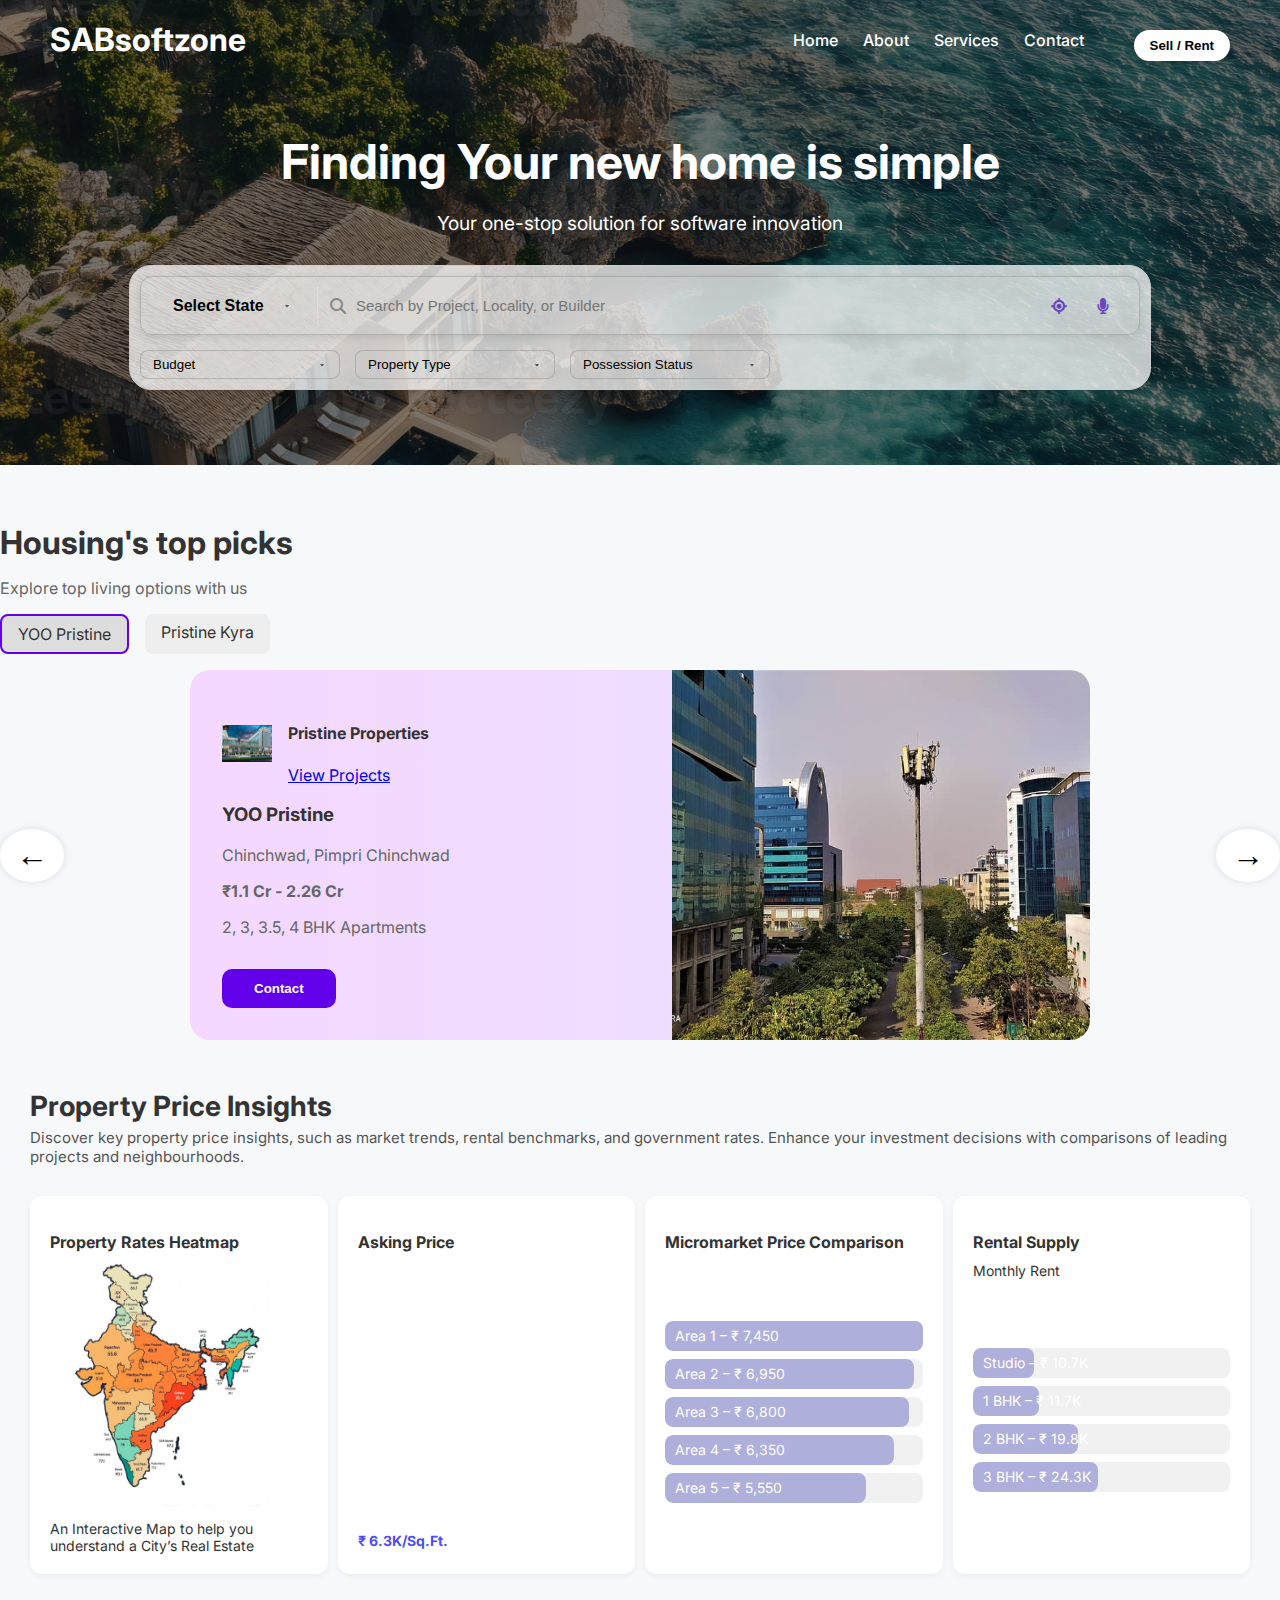
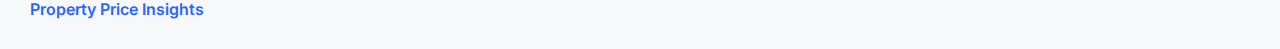
<file: index.html>
<!DOCTYPE html>
<html lang="en">
<head>
  <meta charset="UTF-8" />
  <meta name="viewport" content="width=device-width, initial-scale=1.0"/>
  <title>Document</title>
  <link rel="stylesheet" href="style.css" />
  
</head>
<body>
  <div id="header-placeholder"></div>
  <div id="hero-placeholder"></div>
  <div id="search-placeholder"></div>
  <div id="properies-placeholder"></div>
  <div id="chart-placeholder"></div>

  <script>
    // Load header.html
    fetch('header.html')
      .then(res => res.text())
      .then(data => {
        document.getElementById('header-placeholder').innerHTML = data;
      });

    // Load hero.html
    fetch('hero.html')
      .then(res => res.text())
      .then(data => {
        document.getElementById('hero-placeholder').innerHTML = data;
      });

    // Load search.html
    fetch('search.html')
      .then(res => res.text())
      .then(data => {
        document.getElementById('search-placeholder').innerHTML = data;
      });

    // Load properies.html
    fetch('properies.html')
      .then(res => res.text())
      .then(data => {
        document.getElementById('properies-placeholder').innerHTML = data;
      });

          // Load chart.html
    fetch('chart.html')
      .then(res => res.text())
      .then(data => {
        document.getElementById('chart-placeholder').innerHTML = data;
      });

  </script>
  <script src="script.js"></script>
</body>
</html>
</file>
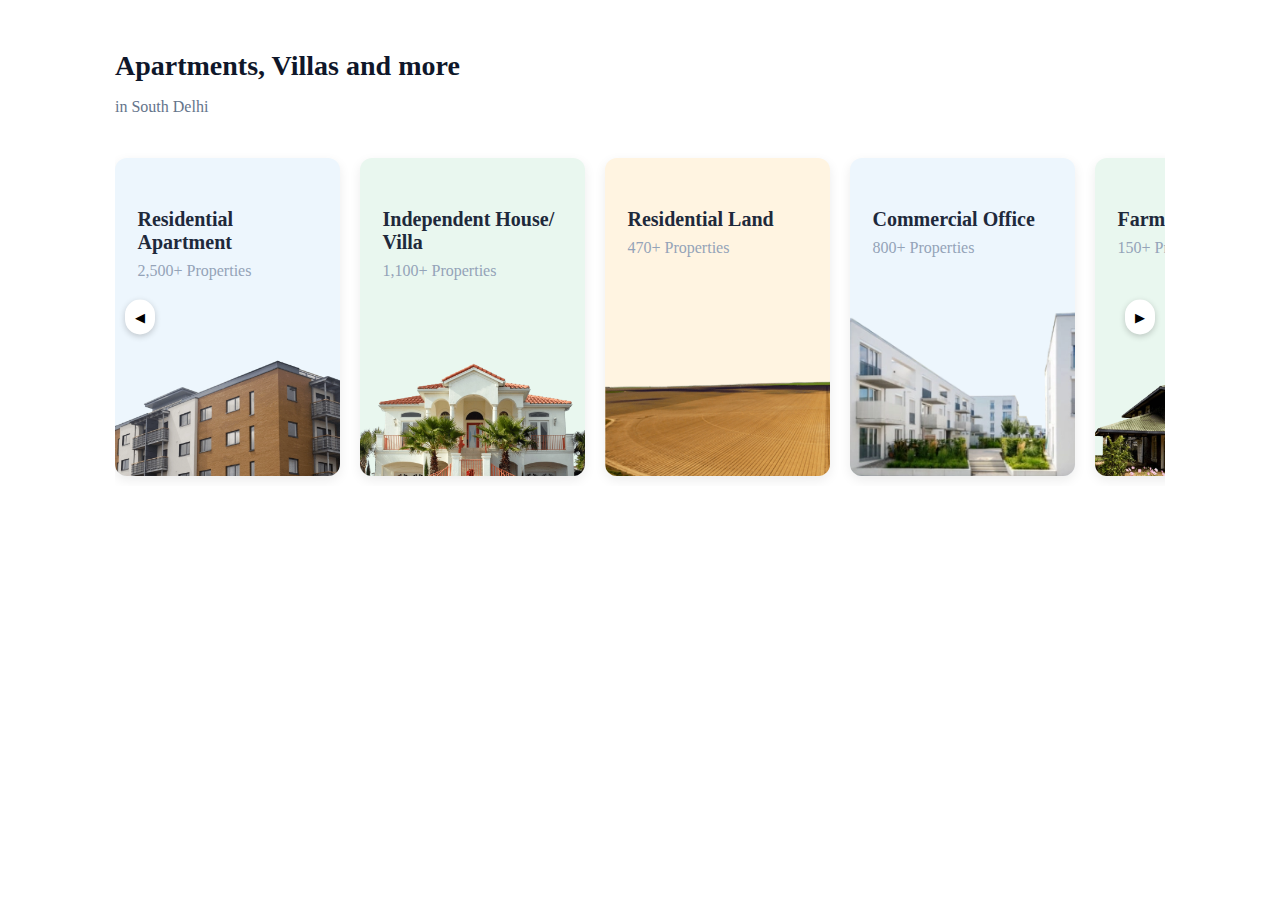
<file: apartmentsSection.html>
<!DOCTYPE html>
<html lang="en">
<head>
  <meta charset="UTF-8" />
  <meta name="viewport" content="width=device-width, initial-scale=1.0"/>
  <title>Property Carousel</title>
  <style>
    .property-carousel {
      max-width: 1050px;
      margin: 50px auto;
    }

    .carousel-heading {
      font-size: 28px;
      font-weight: bold;
      color: #0f172a;
      margin-bottom: 4px;
    }

    .carousel-subheading {
      color: #64748b;
      margin-bottom: 32px;
    }

    .carousel-container {
      position: relative;
    }

    .carousel-scroll {
      overflow-x: auto;
      scroll-behavior: smooth;
      padding: 10px 0;
    }

    .carousel-scroll::-webkit-scrollbar {
      display: none;
    }

    .carousel-scroll {
      -ms-overflow-style: none;
      scrollbar-width: none;
    }

    .carousel-wrapper {
      display: flex;
      gap: 20px;
    }

    .carousel-card {
      min-width: 225px;
      border-radius: 12px;
      overflow: hidden;
      flex-shrink: 0;
      box-shadow: 0 4px 12px rgba(0, 0, 0, 0.08);
      background-color: white;
      display: flex;
      flex-direction: column;
      justify-content: space-between;
      align-items: center;
      transition: transform 0.3s;
    }

    .carousel-card:hover {
      transform: scale(1.02);
    }

    .card-text {
      padding-top: 50px;
      width: 80%;
    }

    .card-text h3 {
      margin: 0;
      font-size: 20px;
      font-weight: bold;
      color: #1e293b;
    }

    .card-text p {
      color: #94a3b8;
      margin-top: 8px;
    }

    .carousel-card img {
      width: 100%;
      height: 180px;
      object-fit: cover;
      display: block;
    }

    .bg-light-blue {
      background-color: #edf6fd;
    }

    .bg-light-green {
      background-color: #e9f7ef;
    }

    .bg-light-yellow {
      background-color: #fff4e1;
    }

    .nav-button {
      position: absolute;
      top: 50%;
      transform: translateY(-50%);
      background-color: white;
      border: none;
      box-shadow: 0 2px 6px rgba(0, 0, 0, 0.2);
      border-radius: 9999px;
      padding: 10px;
      cursor: pointer;
      z-index: 10;
    }

    .nav-button.left {
      left: 10px;
    }

    .nav-button.right {
      right: 10px;
    }

    .nav-button:hover {
      background-color: #f1f5f9;
    }
  </style>
</head>
<body>
  <section class="property-carousel">
    <h2 class="carousel-heading">Apartments, Villas and more</h2>
    <p class="carousel-subheading">in South Delhi</p>

    <div class="carousel-container">
      <button class="nav-button left" id="prevBtn">&#9664;</button>

      <div class="carousel-scroll" id="carouselScroll">
        <div class="carousel-wrapper" id="carouselWrapper">
          <div class="carousel-card bg-light-blue">
            <div class="card-text">
              <h3>Residential Apartment</h3>
              <p>2,500+ Properties</p>
            </div>
            <img src="images/d_hp_property_type_1.webp" alt="Residential Apartment" />
          </div>
          <div class="carousel-card bg-light-green">
            <div class="card-text">
              <h3>Independent House/ Villa</h3>
              <p>1,100+ Properties</p>
            </div>
            <img src="images/d_hp_property_type_2.webp" alt="Independent House/ Villa" />
          </div>
          <div class="carousel-card bg-light-yellow">
            <div class="card-text">
              <h3>Residential Land</h3>
              <p>470+ Properties</p>
            </div>
            <img src="images/d_hp_property_type_3.webp" alt="Residential Land" />
          </div>
          <div class="carousel-card bg-light-blue">
            <div class="card-text">
              <h3>Commercial Office</h3>
              <p>800+ Properties</p>
            </div>
            <img src="images/d_hp_property_type_4.webp" alt="Commercial Office" />
          </div>
          <div class="carousel-card bg-light-green">
            <div class="card-text">
              <h3>Farm House</h3>
              <p>150+ Properties</p>
            </div>
            <img src="images/d_hp_property_type_5.webp" alt="Farm House" />
          </div>
        </div>
      </div>

      <button class="nav-button right" id="nextBtn">&#9654;</button>
    </div>
  </section>

  <script>
    const scrollContainer = document.getElementById("carouselScroll");
    const nextBtn = document.getElementById("nextBtn");
    const prevBtn = document.getElementById("prevBtn");

    const scrollAmount = 245; // 225 card + 20px gap

    nextBtn.addEventListener("click", () => {
      scrollContainer.scrollBy({ left: scrollAmount, behavior: "smooth" });
    });

    prevBtn.addEventListener("click", () => {
      scrollContainer.scrollBy({ left: -scrollAmount, behavior: "smooth" });
    });
  </script>
</body>
</html>
</file>
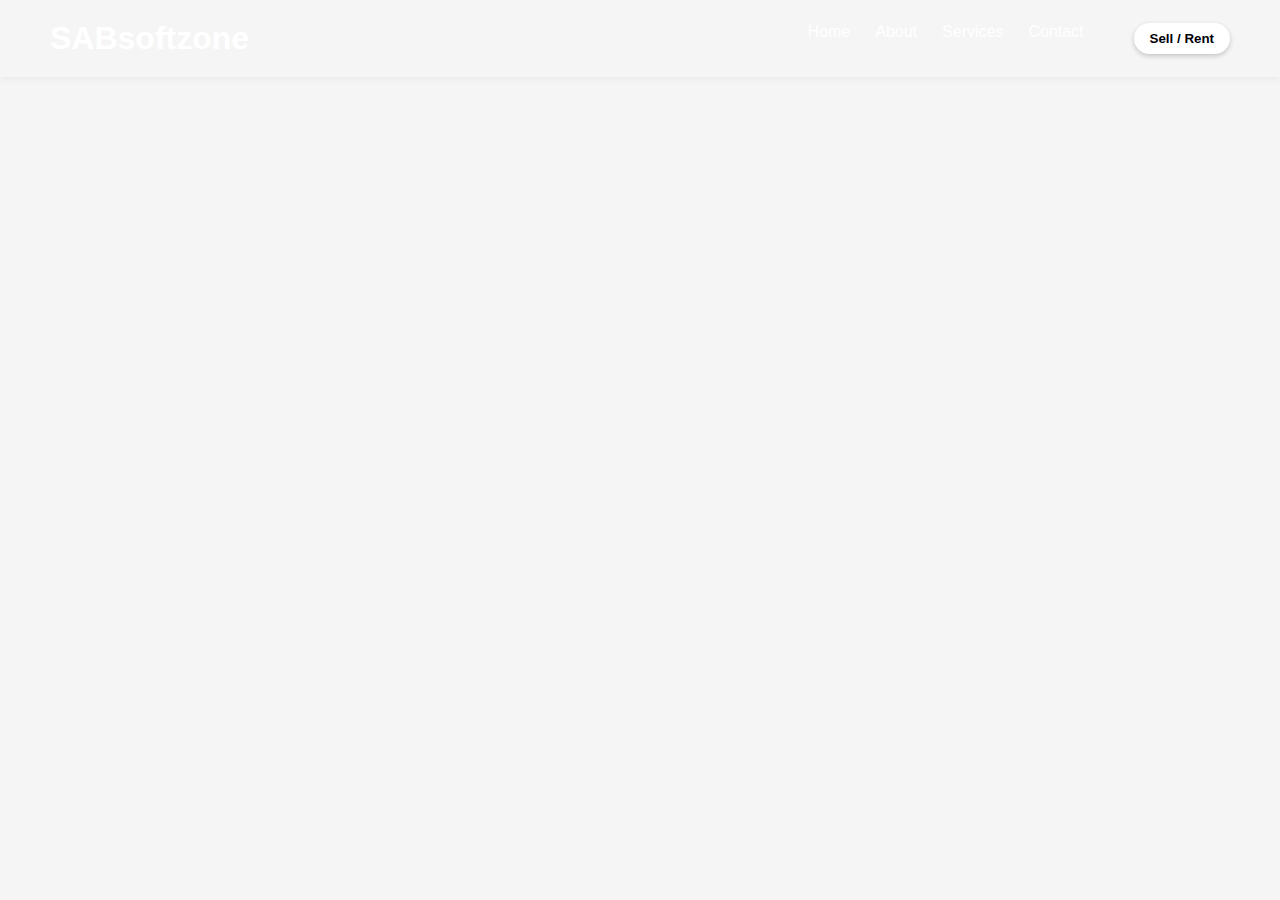
<file: header.html>
<!DOCTYPE html>
<html lang="en">
<head>
  <meta charset="UTF-8" />
  <meta name="viewport" content="width=device-width, initial-scale=1.0" />
  <title>Header</title>
  <link rel="stylesheet" href="style.css" />
</head>
<body>
  <header>
    <div class="MainContainer">
      <div class="logo">SABsoftzone</div>
      <div class="NavContainer">
        <div class="NavItem">Home</div>
        <div class="NavItem">About</div>
        <div class="NavItem">Services</div>
        <div class="NavItem">Contact</div>
        <div id="login-placeholder"></div>
        <button class="sell-btn" onclick="window.open('login.html', '_blank')">Sell / Rent</button>
      </div>
    </div>
  </header>

   
 

  <style>
.MainContainer {
    display: flex;
    padding: 20px 50px;
    box-shadow: 0 2px 8px rgba(0, 0, 0, 0.05);
    position: absolute;
    top: 0;
    z-index: 1000;
    color: white;
    justify-content: space-between;
    align-items: center;
    width: -webkit-fill-available;
}

.logo {
  font-size: 2rem;
  font-weight: bold;
}

.NavContainer {
  display: flex;
  gap: 25px;
}

.NavItem {
  cursor: pointer;
  font-size: 1rem;
  font-weight: 500;
  color: #ffffff;
  transition: color 0.3s ease, transform 0.2s ease;
}

.NavItem:hover {
  color: #8f2a01;
  transform: scale(1.05);
}

@media (max-width: 768px) {
  .MainContainer {
    flex-direction: column;
    align-items: flex-start;
    padding: 15px 30px;
  }

  .NavContainer {
    flex-direction: column;
    width: 100%;
    margin-top: 10px;
    gap: 15px;
  }
}
.sell-btn {
  background-color: #fff;
  color: #000107;
  padding: 8px 16px;
  border: none;
  border-radius: 25px;
  font-weight: bold;
  cursor: pointer;
  box-shadow: 0 2px 5px rgba(0, 0, 0, 0.2);
  transition: background-color 0.3s;
}

.sell-btn:hover {
  background-color: #f2f2f2;
}

 
    </style>
     <script>

      </script>
</body>
</html>
</file>
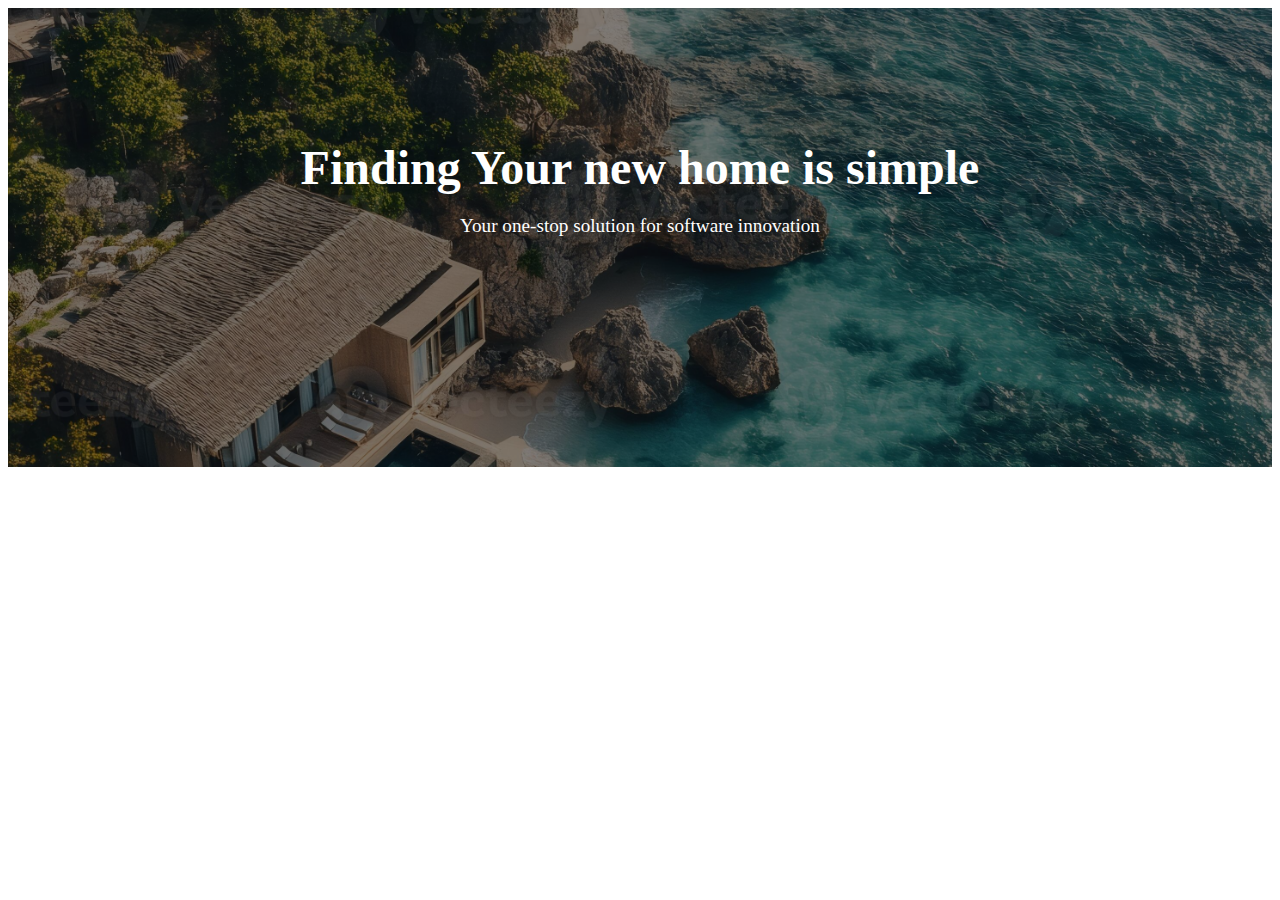
<file: hero.html>
<!DOCTYPE html>
<html lang="en">
<head>
    <meta charset="UTF-8">
    <meta name="viewport" content="width=device-width, initial-scale=1.0">
    <title>Document</title>
</head>
<body>
    <!-- hero.html -->
<section class="hero-section">
  <div class="hero-content">
    <div class="hero-content-text">
    <h1>Finding Your new home is simple</h1>
    <p>Your one-stop solution for software innovation</p>
    </div>
  </div>
</section>


<style>
.hero-section {
background-image: url(/bg.jpeg);
    background-size: cover;
    background-position: center;
    padding: 200px 20px;
    text-align: center;
    color: white;
    position: relative;
    background-position: top;
    
}

.hero-section::before {
  content: "";
  position: absolute;
  inset: 0;
  background-color: rgba(0, 0, 0, 0.5); /* dark overlay */
  z-index: 0;
}

.hero-content {
    position: relative;
    z-index: 1;
    max-width: 100%;
    margin-left: auto;
}

.hero-content-text {
    margin: 0 auto;
    text-align-last: center;
    padding: 0 100px;
    margin-top: -100px;
}

.hero-content h1 {
  font-size: 3rem;
  margin-bottom: 20px;
}

.hero-content p {
  font-size: 1.2rem;
  margin-bottom: 30px;
}

.hero-btn {
  display: inline-block;
  padding: 12px 24px;
  background-color: #00ffff;
  color: #333;
  text-decoration: none;
  font-weight: bold;
  border-radius: 8px;
  transition: background-color 0.3s;
}

.hero-btn:hover {
  background-color: #00cccc;
}

</style>
</body>
</html>
</file>
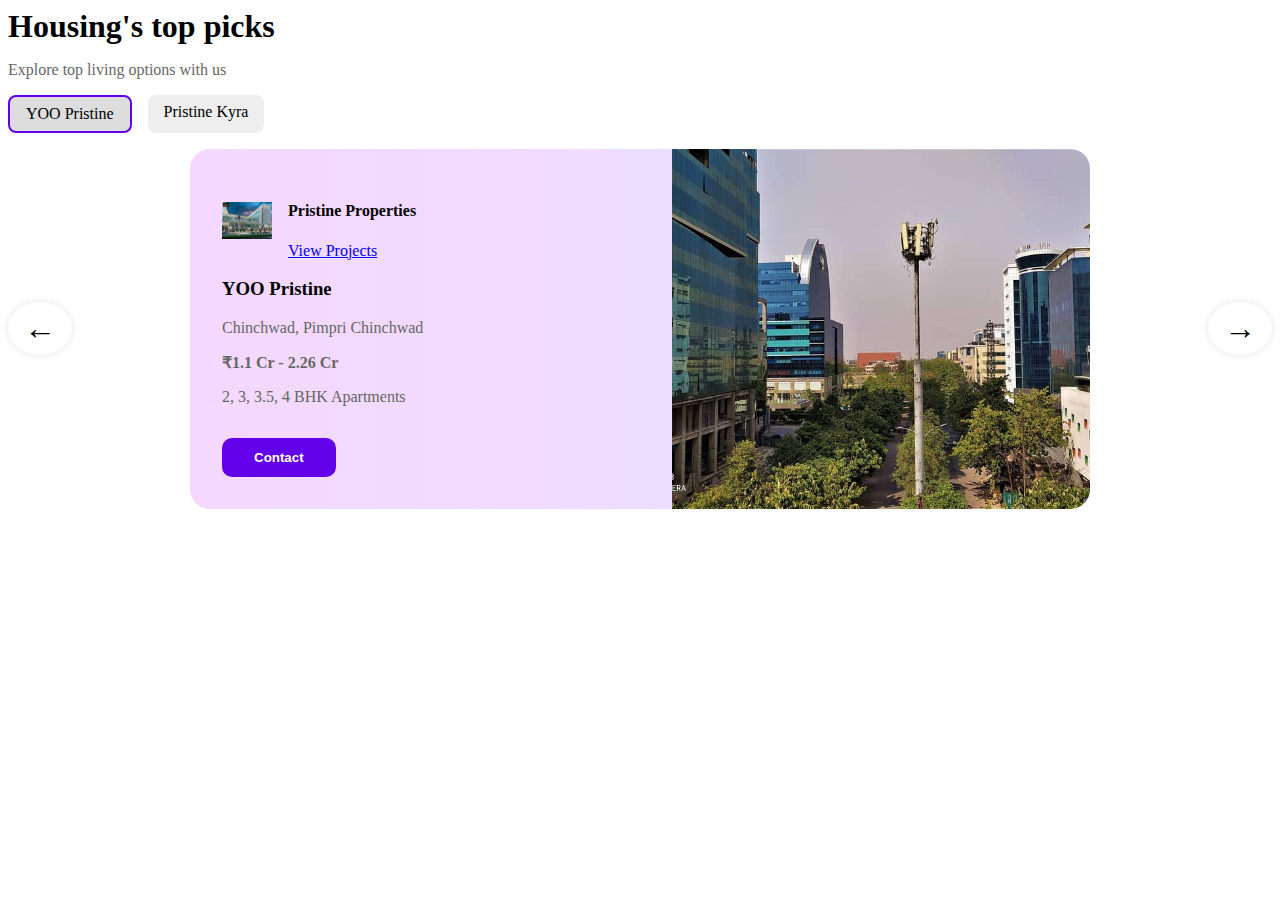
<file: properies.html>
<!DOCTYPE html>
<html lang="en">
<head>
  <meta charset="UTF-8" />
  <meta name="viewport" content="width=device-width, initial-scale=1.0"/>
  <title>Housing Top Picks</title>
</head>
<body>
  <section class="top-picks">
    <h2>Housing's top picks</h2>
    <p>Explore top living options with us</p>

    <!-- Thumbnail selector -->
    <div class="thumbnails">
      <div class="thumbnail active">YOO Pristine</div>
      <div class="thumbnail">Pristine Kyra</div>
    </div>

    <div class="carousel">
      <button class="nav prev">&larr;</button>
      
      <div class="propertycard active">
        <div class="info">
          <div class="logo-name">
            <img src="/Properties/Capitol-Avenue-4.jpg" alt="Pristine Logo" class="logo">
            <div>
              <h4>Pristine Properties</h4>
              <a href="#">View Projects</a>
            </div>
          </div>
          <h3>YOO Pristine</h3>
          <p>Chinchwad, Pimpri Chinchwad</p>
          <p><strong>₹1.1 Cr - 2.26 Cr</strong></p>
          <p>2, 3, 3.5, 4 BHK Apartments</p>
          <button class="contact-btn">Contact</button>
        </div>
        <div class="image-container">
          <img src="/Properties/Capitol-Avenue-5.jpg" alt="Project Image">
        </div>
      </div>

      <div class="propertycard hidden">
        <div class="info">
          <div class="logo-name">
            <img src="/Properties/Capitol-Avenue-6.jpg" alt="Logo" class="logo">
            <div>
              <h4>BPTP Limited</h4>
              <a href="#">View Projects</a>
            </div>
          </div>
          <h3>BPTP Gaia Residence</h3>
          <p>Sec 102, Dwarka Expressway</p>
          <p><strong>₹3.85 Cr</strong></p>
          <p>3 BHK Apartment</p>
          <button class="contact-btn">Contact</button>
        </div>
        <div class="image-container">
          <img src="/Properties/Capitol-Avenue-4.jpg" alt="Project Image">
        </div>
      </div>

      <button class="nav next">&rarr;</button>
    </div>
  </section>

  <style>

.top-picks h2 {
  font-size: 2rem;
  margin: 0;
}

.top-picks p {
  color: #666;
}

.thumbnails {
  display: flex;
  gap: 1rem;
  margin: 1rem 0;
}

.thumbnail {
  padding: 0.5rem 1rem;
  background: #eee;
  border-radius: 8px;
  cursor: pointer;
}

.thumbnail.active {
  border: 2px solid #6200ea;
  background: #ddd;
}

.carousel {
  display: flex;
  align-items: center;
  position: relative;
}

.nav {
  background: #fff;
  border: none;
  font-size: 2rem;
  cursor: pointer;
  padding: 0.5rem 1rem;
  border-radius: 50%;
  box-shadow: 0 0 10px rgba(0,0,0,0.1);
  z-index: 2;
}

.propertycard {
  display: flex;
  background: linear-gradient(to right, #f5d8ff, #e9e2ff);
  border-radius: 20px;
  overflow: hidden;
  width: 100%;
  max-width: 900px;
  margin: 0 auto;
  transition: opacity 0.3s ease;
}

.propertycard.hidden {
  display: none;
}

.info {
  flex: 1;
  padding: 2rem;
}

.image-container {
  flex: 1;
}

.image-container img {
  width: 100%;
  height: 100%;
  object-fit: cover;
}

.logo-name {
  display: flex;
  gap: 1rem;
  align-items: center;
}

.logo {
  width: 50px;
  height: 50px;
  object-fit: contain;
}

.contact-btn {
  margin-top: 1rem;
  padding: 0.75rem 2rem;
  background: #6200ea;
  color: white;
  border: none;
  border-radius: 10px;
  font-weight: bold;
  cursor: pointer;
}
  </style>

</body>
</html>
</file>
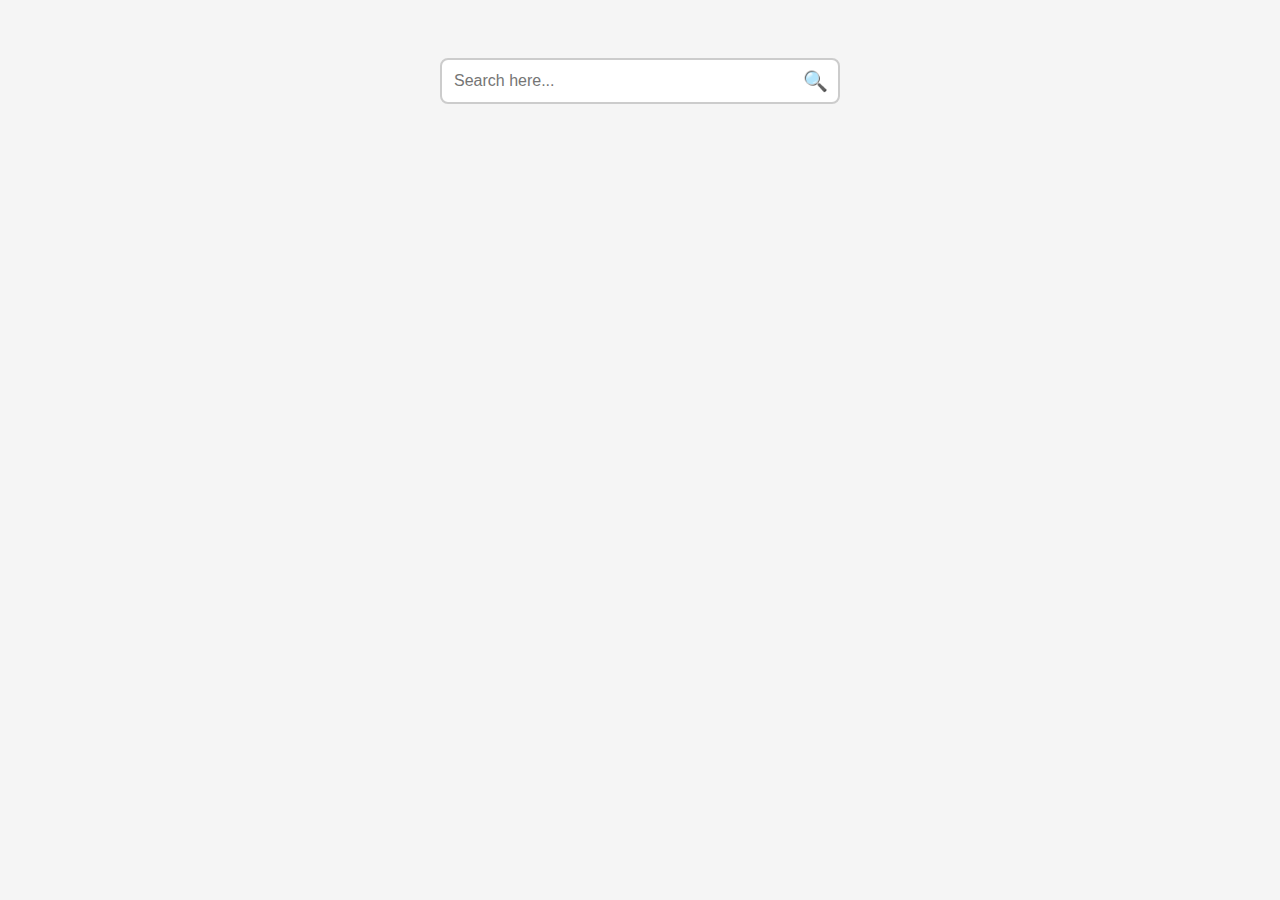
<file: seach.html>
<!DOCTYPE html>
<html lang="en">
<head>
  <meta charset="UTF-8">
  <title>Simple Search Bar</title>
  <style>
    body {
      font-family: Arial, sans-serif;
      padding: 50px;
      background-color: #f5f5f5;
    }

    .search-container {
      max-width: 400px;
      margin: auto;
      position: relative;
    }

    input[type="text"] {
      width: 100%;
      padding: 12px 40px 12px 12px;
      font-size: 16px;
      border: 2px solid #ccc;
      border-radius: 8px;
      outline: none;
      box-sizing: border-box;
    }

    .search-icon {
      position: absolute;
      right: 12px;
      top: 50%;
      transform: translateY(-50%);
      font-size: 20px;
      color: #aaa;
      pointer-events: none;
    }
  </style>
</head>
<body>

  <div class="search-container">
    <input type="text" id="searchInput" placeholder="Search here...">
    <span class="search-icon">🔍</span>
  </div>

  <script>
    const searchInput = document.getElementById('searchInput');

    searchInput.addEventListener('input', function () {
      const query = searchInput.value.trim();
      console.log("User searched:", query);
      // You can add logic here to filter content, fetch results, etc.
    });
  </script>

</body>
</html>
</file>
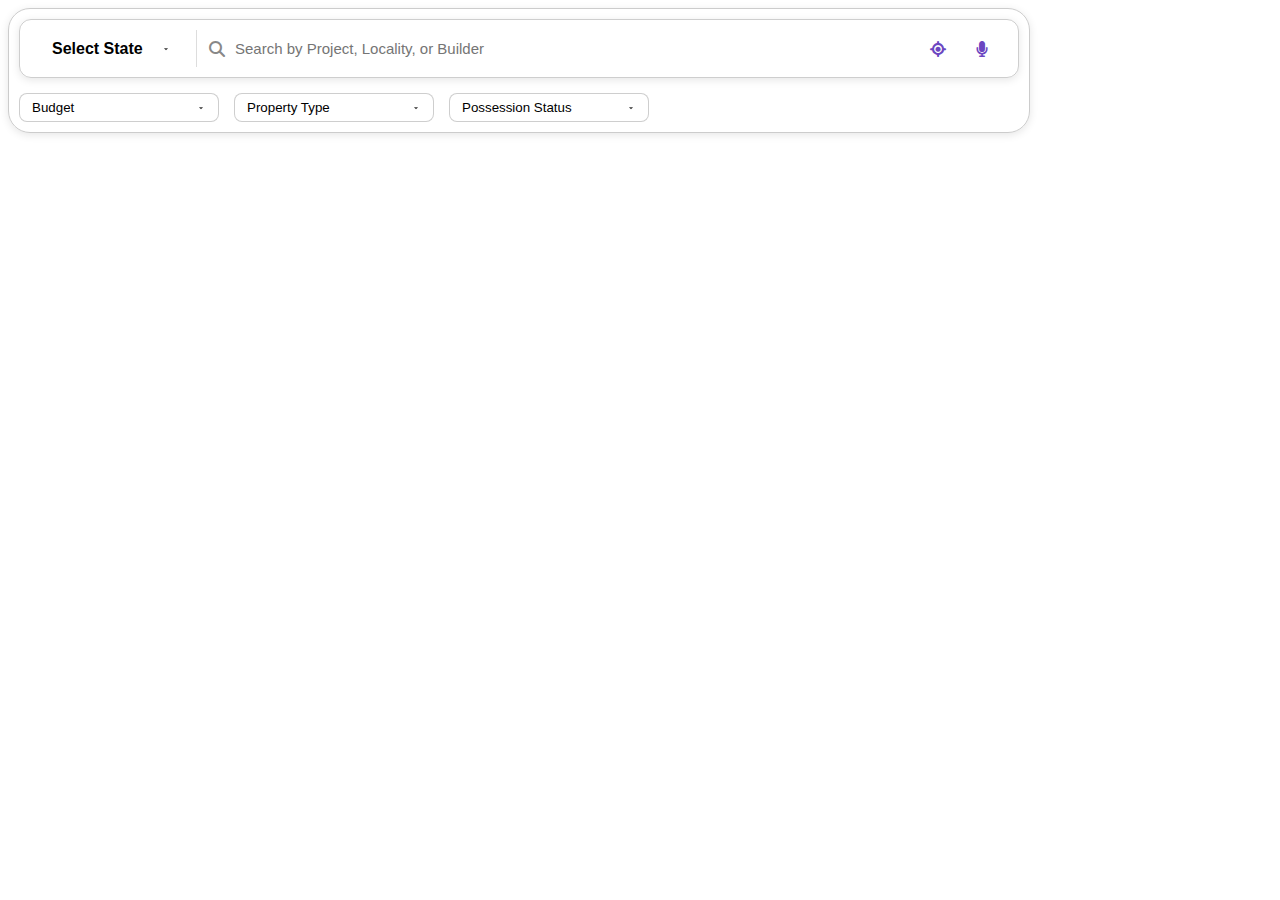
<file: search.html>
<!DOCTYPE html>
<html lang="en">

<head>
    <meta charset="UTF-8">
    <title>Search Bar with Filters</title>
    <link rel="stylesheet" href="https://cdnjs.cloudflare.com/ajax/libs/font-awesome/6.5.0/css/all.min.css">
    <style>
        #search-placeholder {
            margin-top: -200px;
            position: relative;
            display: flex;
            justify-content: center;
            margin-bottom: 133px;
        }

        .main-wrapper {
            border-radius: 22px;
            border: 1px solid #ccc;
            background-color: #ffffffbf;
            display: flex;
            align-items: center;
            padding: 10px;
            box-shadow: 0 2px 8px rgba(0, 0, 0, 0.1);
            width: 100%;
            max-width: 1000px;
            flex-direction: column;
            align-items: stretch;
        }

        .search-container {
            display: flex;
            align-items: center;
            border-radius: 12px;
            padding: 10px 20px;
            box-shadow: 0 2px 8px rgba(0, 0, 0, 0.1);
            gap: 15px;
            border: 1px solid #80808063;
        }

        .state-select {
            border: none;
            background: transparent;
            font-size: 16px;
            font-weight: bold;
            padding: 8px 12px;
            appearance: none;
            -webkit-appearance: none;
            cursor: pointer;
            background: url('data:image/svg+xml;utf8,<svg fill="%23333" height="10" viewBox="0 0 24 24" width="10" xmlns="http://www.w3.org/2000/svg"><path d="M7 10l5 5 5-5z"/></svg>') no-repeat right 10px center;
            background-size: 10px;
            padding-right: 24px;
        }

        .search-input-wrapper {
            flex: 1;
            display: flex;
            align-items: center;
            border-left: 1px solid #ddd;
            padding-left: 12px;
            gap: 10px;
        }

        .search-input-wrapper i {
            color: #888;
            font-size: 16px;
        }

        .search-input {
            flex: 1;
            border: none;
            font-size: 15px;
            padding: 10px 0;
            outline: none;
            background: transparent;
        }

        .icon-buttons {
            display: flex;
            gap: 10px;
        }

        .icon-button {
            border-radius: 50%;
            padding: 10px;
            cursor: pointer;
            display: flex;
            align-items: center;
            justify-content: center;
        }

        .icon-button i {
            color: #6b46c1;
            font-size: 16px;
        }

        .icon-button:hover {
            background: #e9e6ff;
        }

        .filters {
            margin-top: 15px;
            display: flex;
            gap: 15px;
        }

        .filters select {
            flex: 1;
            padding: 6px 12px;
            font-size: 13 px;
            border: 1px solid #ccc;
            border-radius: 8px;
            background-color: white;
            appearance: none;
            -webkit-appearance: none;
            background: url('data:image/svg+xml;utf8,<svg fill="%23333" height="10" viewBox="0 0 24 24" width="10" xmlns="http://www.w3.org/2000/svg"><path d="M7 10l5 5 5-5z"/></svg>') no-repeat right 12px center;
            background-size: 10px;
            padding-right: 26px;
            cursor: pointer;
            max-width: 200px;
            border: 1px solid #80808063;
        }
    </style>
</head>

<body>
    <div class="main-wrapper">
        <div class="search-container">
            <select class="state-select">
                <option>Select State</option>
                <option>Uttar Pradesh</option>
                <option>Maharashtra</option>
                <option>Karnataka</option>
                <option>Delhi</option>
                <option>Punjab</option>
            </select>


            <div class="search-input-wrapper">
                <i class="fas fa-search"></i>
                <input type="text" class="search-input" placeholder="Search by Project, Locality, or Builder">
            </div>

            <div class="icon-buttons">
                <div class="icon-button" title="Use Location">
                    <i class="fa-solid fa-location-crosshairs"></i>
                </div>
                <div class="icon-button" title="Voice Search">
                    <i class="fa-solid fa-microphone"></i>
                </div>
            </div>
        </div>

        <!-- Filters below the search bar -->
        <div class="filters">
            <select>
                <option>Budget</option>
                <option>Under 20 Lakhs</option>
                <option>20-50 Lakhs</option>
                <option>50-80 Lakhs</option>
                <option>80 Lakhs - 1 Cr</option>
                <option>1 Cr+</option>
            </select>

            <select>
                <option>Property Type</option>
                <option>Apartment</option>
                <option>Villa</option>
                <option>Plot</option>
                <option>Commercial</option>
            </select>

            <select>
                <option>Possession Status</option>
                <option>Ready to Move</option>
                <option>Under Construction</option>
                <option>New Launch</option>
            </select>
        </div>
    </div>
</body>

</html>
</file>
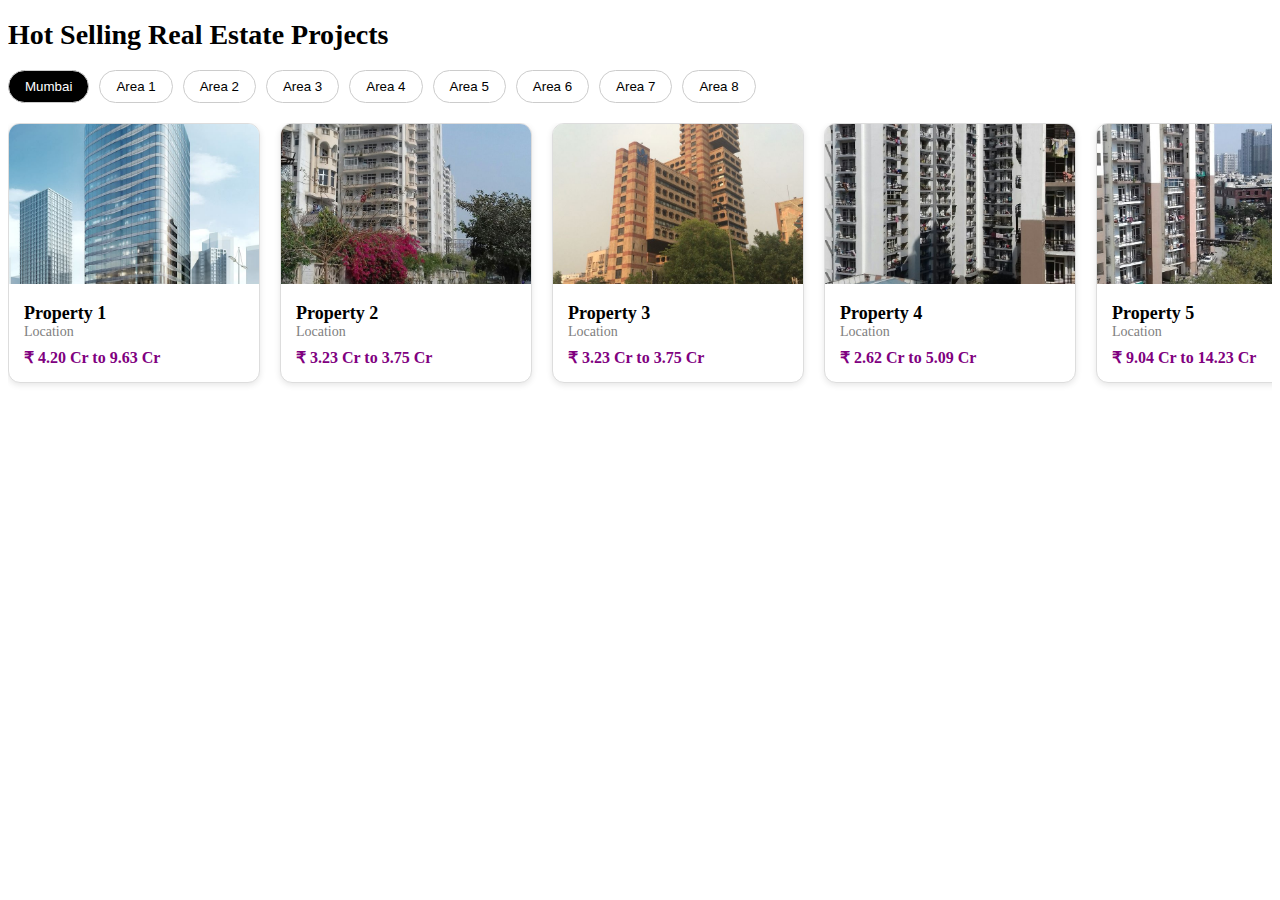
<file: trendingsites.html>
<!DOCTYPE html>
<html lang="en">
<head>
  <meta charset="UTF-8">
  <style>
    


    h1 {
      font-size: 28px;
    }

    .tabs {
      display: flex;
      gap: 10px;
      margin-bottom: 20px;
      flex-wrap: wrap;
    }

    .tabs button {
      padding: 8px 16px;
      border: 1px solid #ccc;
      background-color: white;
      border-radius: 20px;
      cursor: pointer;
    }

    .tabs .active {
      background-color: black;
      color: white;
    }

    .scroll-container {
      display: flex;
      gap: 20px;
      overflow-x: auto;
      padding-bottom: 10px;
      scrollbar-width: none;
    }

    .card {
      flex: 0 0 auto;
      width: 250px;
      border: 1px solid #ddd;
      border-radius: 12px;
      overflow: hidden;
      box-shadow: 0 2px 6px rgba(0, 0, 0, 0.1);
      background: white;
    }

    .card img {
      width: 100%;
      height: 160px;
      object-fit: cover;
    }

    .card-body {
      padding: 15px;
    }

    .card h3 {
      margin: 0;
      font-size: 18px;
    }

    .location {
      color: gray;
      font-size: 14px;
    }

    .price {
      margin-top: 8px;
      color: purple;
      font-weight: bold;
    }

    /* Optional scrollbar styling */
    .scroll-container::-webkit-scrollbar {
      height: 8px;
    }

    .scroll-container::-webkit-scrollbar-thumb {
      background: #888;
      border-radius: 4px;
    }

    .scroll-container::-webkit-scrollbar-thumb:hover {
      background: #555;
    }
    #trendingsites-placeholder{
      margin: 0 50px;
    }
  </style>
</head>
<body>

  <h1>Hot Selling Real Estate Projects </h1>
  <p> </p>
  <div class="tabs">
    <button class="active">Mumbai</button>
    <button>Area 1</button>
    <button>Area 2</button>
    <button>Area 3</button>
    <button>Area 4</button>
    <button>Area 5</button>
    <button>Area 6</button>
    <button>Area 7</button>
    <button>Area 8</button>
  </div>

  <div class="scroll-container">
    <div class="card">
      <img src="/images/Exterior 3D Models.jpeg" alt="Property 1">
      <div class="card-body">
        <h3>Property 1</h3>
        <div class="location">Location</div>
        <div class="price">₹ 4.20 Cr to 9.63 Cr</div>
      </div>
    </div>

    <div class="card">
      <img src="/images/15.jpeg" alt="Property 2">
      <div class="card-body">
        <h3>Property 2</h3>
        <div class="location">Location</div>
        <div class="price">₹ 3.23 Cr to 3.75 Cr</div>
      </div>
    </div>
      <div class="card">
      <img src="/images/State Trading Corporation Building (New-Delhi).jpeg" alt="Property 3">
      <div class="card-body">
        <h3>Property 3</h3>
        <div class="location">Location</div>
        <div class="price">₹ 3.23 Cr to 3.75 Cr</div>
      </div>
    </div>

    <div class="card">
      <img src="/images/download (17).jpeg" alt="Property 4 ">
      <div class="card-body">
        <h3>Property 4</h3>
        <div class="location">Location</div>
        <div class="price">₹ 2.62 Cr to 5.09 Cr</div>
      </div>
    </div>

    <div class="card">
      <img src="images/download (16).jpeg" alt="Property 5">
      <div class="card-body">
        <h3>Property 5 </h3>
        <div class="location">Location</div>
        <div class="price">₹ 9.04 Cr to 14.23 Cr</div>
      </div>
    </div>
  </div>

</body>
</html>
</file>
<file: style.css>
body{
    font-family: Arial, sans-serif;
    padding: 0 !important;
    background-color: #f5f5f5;
    margin: 0 !important;
}
</file>
